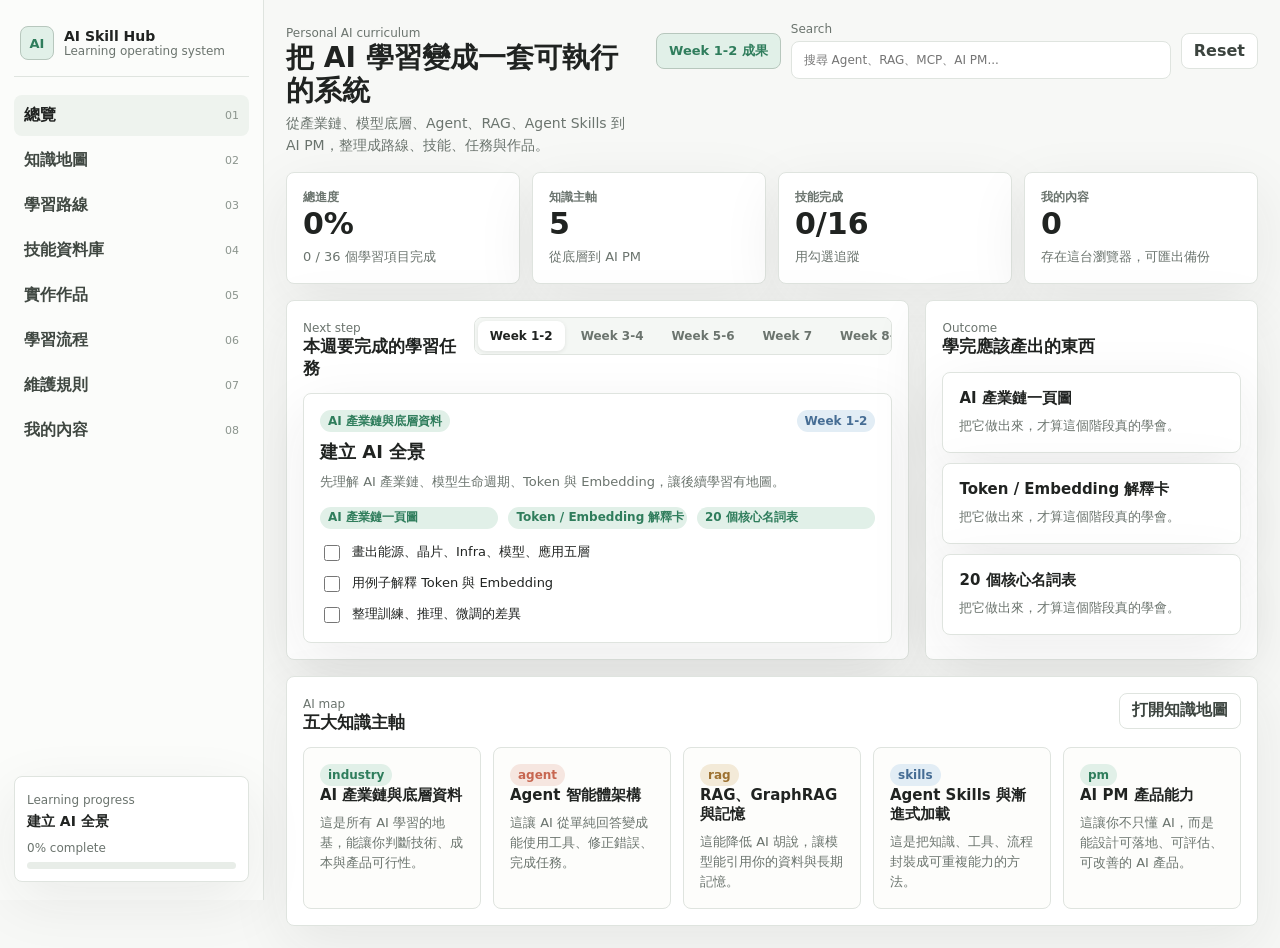
<file: index.html>
<!doctype html>
<html lang="zh-Hant">
  <head>
    <meta charset="utf-8" />
    <meta name="viewport" content="width=device-width, initial-scale=1" />
    <title>AI Skill Learning Hub</title>
    <meta name="description" content="一個用來系統化學習 AI 產業鏈、Agent、RAG、Agent Skills 與 AI PM 的互動知識網站。" />
    <meta name="theme-color" content="#f7f8f6" />
    <meta property="og:title" content="AI Skill Learning Hub" />
    <meta property="og:description" content="AI 學習路線、知識地圖、技能資料庫、實作任務與進度追蹤。" />
    <meta property="og:type" content="website" />
    <link rel="stylesheet" href="./styles.css" />
  </head>
  <body>
    <div class="app-shell">
      <aside class="sidebar">
        <div class="workspace-mark">
          <div class="logo">AI</div>
          <div>
            <strong>AI Skill Hub</strong>
            <span>Learning operating system</span>
          </div>
        </div>
        <nav class="nav-list" id="navList"></nav>
        <div class="sidebar-panel">
          <span>Learning progress</span>
          <strong id="sidebarFocus">先建立 AI 全景</strong>
          <div class="mini-progress">
            <span id="progressText">0%</span>
            <div><i id="progressBar"></i></div>
          </div>
        </div>
      </aside>

      <main class="main">
        <header class="topbar">
          <div>
            <span class="eyebrow">Personal AI curriculum</span>
            <h1>把 AI 學習變成一套可執行的系統</h1>
            <p class="subtitle">從產業鏈、模型底層、Agent、RAG、Agent Skills 到 AI PM，整理成路線、技能、任務與作品。</p>
          </div>
          <div class="command-strip">
            <a class="artifact-link" href="./artifacts/week-1-2-ai-overview.html">Week 1-2 成果</a>
            <label class="search">
              <span>Search</span>
              <input id="searchInput" type="search" placeholder="搜尋 Agent、RAG、MCP、AI PM..." />
            </label>
            <button id="resetProgress" type="button">Reset</button>
          </div>
        </header>

        <section class="view active" data-view="overview">
          <div class="metrics-grid" id="metricsGrid"></div>
          <div class="content-grid">
            <section class="panel wide">
              <div class="panel-heading">
                <div>
                  <span class="section-kicker">Next step</span>
                  <h2>本週要完成的學習任務</h2>
                </div>
                <div class="segmented" id="phaseSwitch"></div>
              </div>
              <div id="activePhase"></div>
            </section>
            <section class="panel">
              <div class="panel-heading">
                <div>
                  <span class="section-kicker">Outcome</span>
                  <h2>學完應該產出的東西</h2>
                </div>
              </div>
              <div class="stack" id="outcomeList"></div>
            </section>
          </div>
          <section class="panel">
            <div class="panel-heading">
              <div>
                <span class="section-kicker">AI map</span>
                <h2>五大知識主軸</h2>
              </div>
              <button class="text-button" type="button" data-view-target="map">打開知識地圖</button>
            </div>
            <div class="module-strip" id="moduleStrip"></div>
          </section>
        </section>

        <section class="view" data-view="map">
          <section class="panel">
            <div class="panel-heading">
              <div>
                <span class="section-kicker">Knowledge map</span>
                <h2>AI 知識地圖</h2>
              </div>
            </div>
            <div class="module-grid" id="moduleGrid"></div>
          </section>
        </section>

        <section class="view" data-view="roadmap">
          <section class="panel">
            <div class="panel-heading">
              <div>
                <span class="section-kicker">10-week roadmap</span>
                <h2>十週學習路線</h2>
              </div>
            </div>
            <div class="roadmap-board" id="roadmapBoard"></div>
          </section>
        </section>

        <section class="view" data-view="skills">
          <section class="panel">
            <div class="panel-heading stacked">
              <div>
                <span class="section-kicker">Skill database</span>
                <h2>技能資料庫</h2>
              </div>
              <div class="filters">
                <select id="moduleFilter" aria-label="主軸篩選"></select>
                <select id="levelFilter" aria-label="難度篩選"></select>
                <select id="statusFilter" aria-label="狀態篩選">
                  <option value="all">全部狀態</option>
                  <option value="todo">未開始</option>
                  <option value="doing">進行中</option>
                  <option value="done">已完成</option>
                </select>
              </div>
            </div>
            <div class="skill-database" id="skillDatabase"></div>
          </section>
        </section>

        <section class="view" data-view="projects">
          <div class="content-grid">
            <section class="panel wide">
              <div class="panel-heading">
                <div>
                  <span class="section-kicker">Portfolio</span>
                  <h2>用作品確認你真的學會</h2>
                </div>
              </div>
              <div class="project-list" id="projectList"></div>
            </section>
            <section class="panel">
              <div class="panel-heading">
                <div>
                  <span class="section-kicker">Definition of learned</span>
                  <h2>學會的標準</h2>
                </div>
              </div>
              <div class="stack" id="doneList"></div>
            </section>
          </div>
        </section>

        <section class="view" data-view="workflow">
          <div class="content-grid">
            <section class="panel wide">
              <div class="panel-heading">
                <div>
                  <span class="section-kicker">Study loop</span>
                  <h2>每學一個 AI 主題，都照這個流程</h2>
                </div>
              </div>
              <div class="workflow-list" id="workflowList"></div>
            </section>
            <section class="panel">
              <div class="panel-heading">
                <div>
                  <span class="section-kicker">Inbox</span>
                  <h2>待整理素材</h2>
                </div>
              </div>
              <div class="stack" id="inboxList"></div>
            </section>
          </div>
        </section>

        <section class="view" data-view="maintain">
          <section class="panel">
            <div class="panel-heading">
              <div>
                <span class="section-kicker">Maintain</span>
                <h2>讓這個 AI 學習網站長期不變亂</h2>
              </div>
            </div>
            <div class="maintenance-grid" id="maintenanceGrid"></div>
          </section>
        </section>

        <section class="view" data-view="editor">
          <div class="content-grid">
            <section class="panel wide">
              <div class="panel-heading">
                <div>
                  <span class="section-kicker">Personal content</span>
                  <h2>自己新增 AI 筆記、技能、資源與作品</h2>
                </div>
              </div>
              <form class="editor-form" id="contentForm">
                <div class="form-row">
                  <label>
                    <span>類型</span>
                    <select id="contentType">
                      <option value="note">筆記</option>
                      <option value="skill">技能</option>
                      <option value="resource">資源</option>
                      <option value="project">作品</option>
                    </select>
                  </label>
                  <label>
                    <span>主軸</span>
                    <select id="contentModule">
                      <option value="industry">AI 產業鏈</option>
                      <option value="agent">Agent</option>
                      <option value="rag">RAG / 記憶</option>
                      <option value="skills">Agent Skills</option>
                      <option value="pm">AI PM</option>
                    </select>
                  </label>
                </div>
                <label>
                  <span>標題</span>
                  <input id="contentTitle" type="text" placeholder="例如：CUDA 生態是什麼" required />
                </label>
                <label>
                  <span>內容</span>
                  <textarea id="contentBody" rows="6" placeholder="寫下你的理解、例子、來源、下一步要做什麼..." required></textarea>
                </label>
                <button class="primary-button" type="submit">儲存到我的網站</button>
              </form>
              <div class="custom-list" id="customContentList"></div>
            </section>
            <section class="panel">
              <div class="panel-heading">
                <div>
                  <span class="section-kicker">Backup</span>
                  <h2>備份與匯入</h2>
                </div>
              </div>
              <div class="backup-tools">
                <p>現在的新增內容會存在這台電腦的瀏覽器裡。要換電腦或正式更新網站時，先匯出 JSON 備份。</p>
                <button class="text-button" id="exportContent" type="button">產生備份 JSON</button>
                <textarea id="exportBox" rows="7" readonly placeholder="按上方按鈕後，這裡會出現備份資料。"></textarea>
                <textarea id="importBox" rows="7" placeholder="把之前匯出的 JSON 貼到這裡，再按匯入。"></textarea>
                <button class="text-button" id="importContent" type="button">匯入備份</button>
              </div>
            </section>
          </div>
        </section>
      </main>
    </div>
    <script src="./data.js"></script>
    <script src="./app.js"></script>
  </body>
</html>
</file>
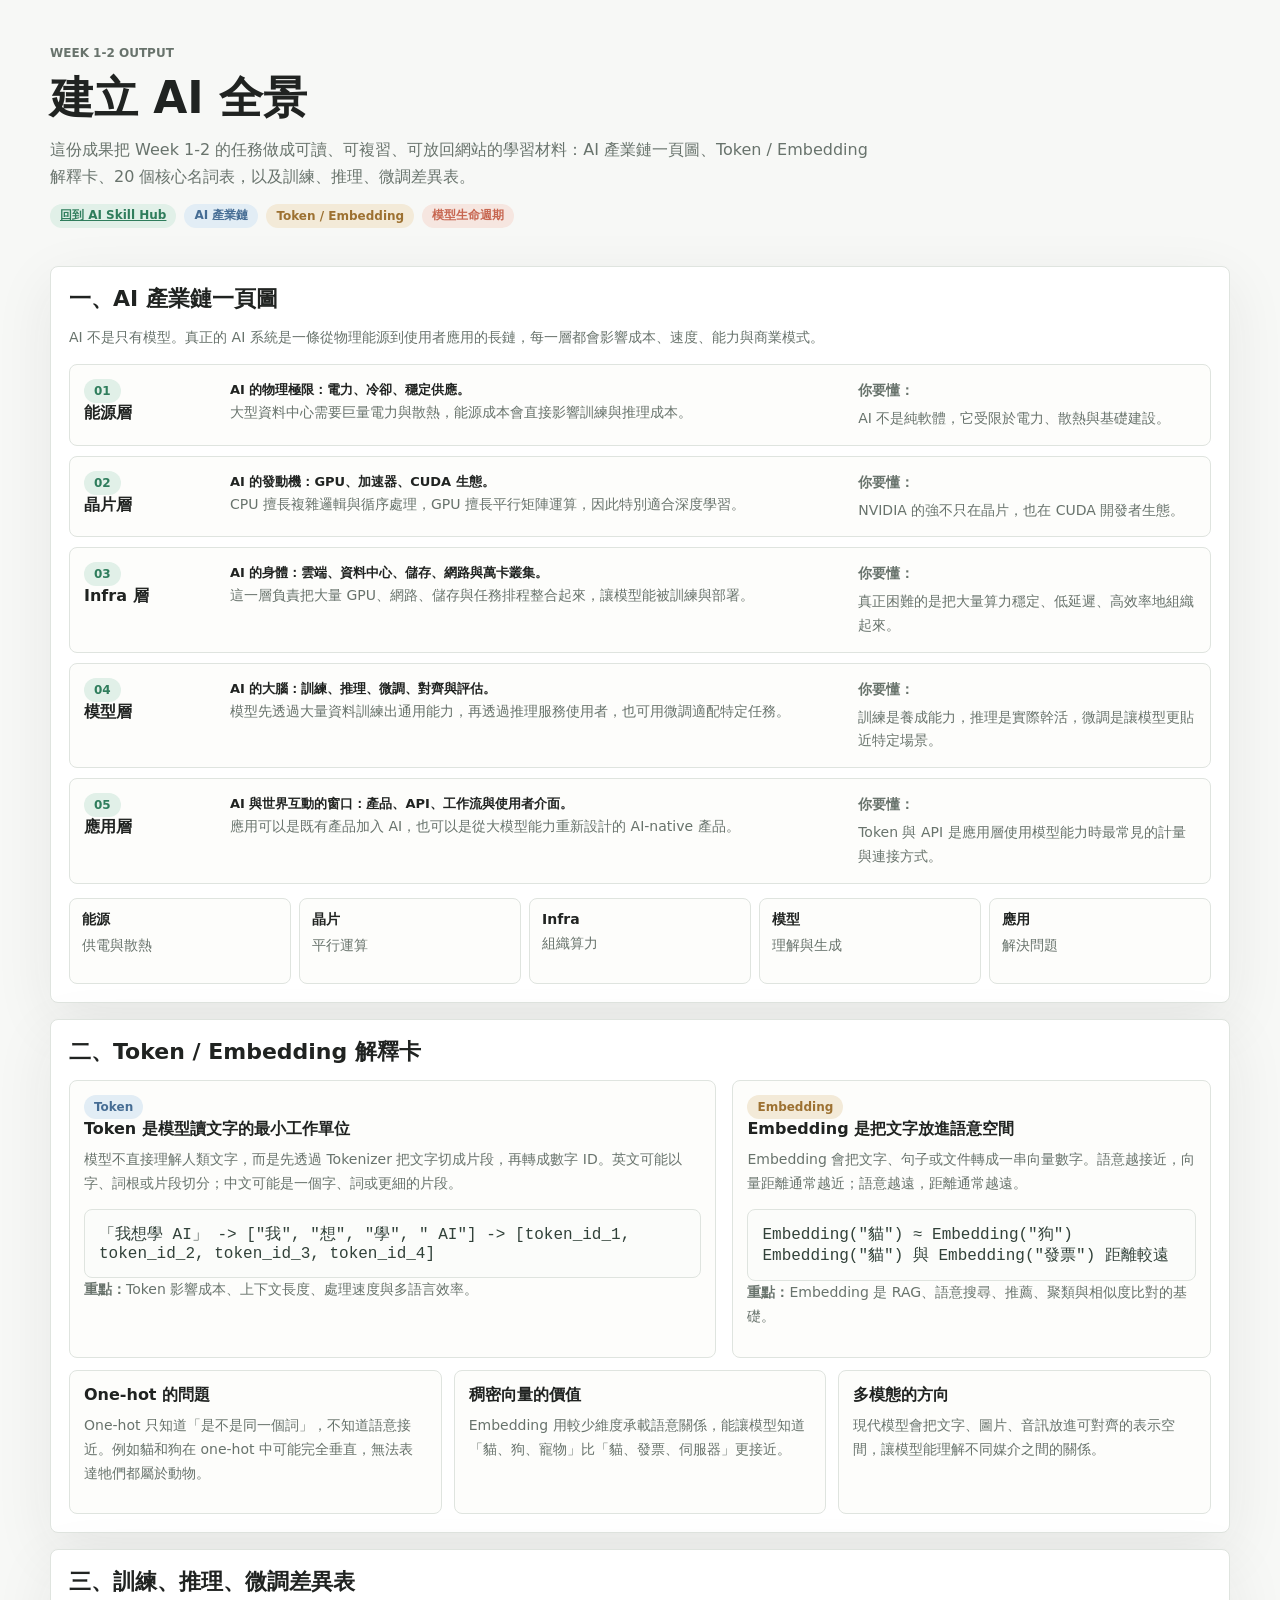
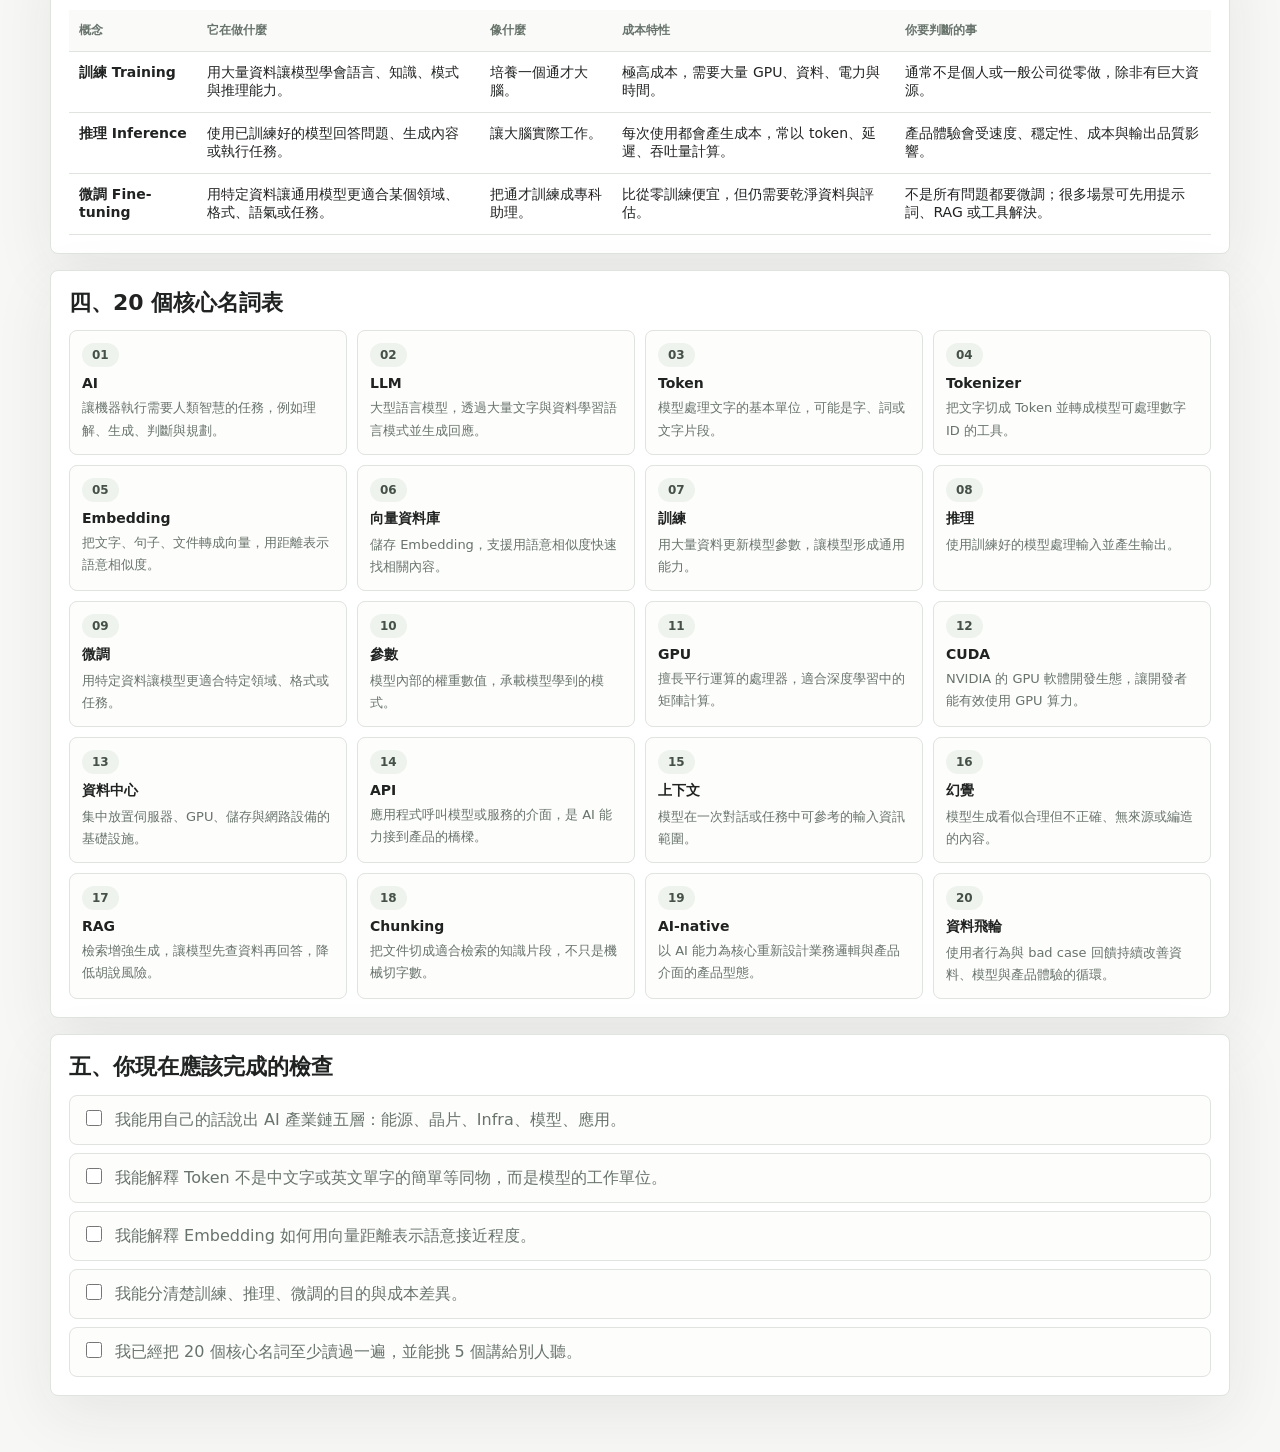
<file: artifacts/week-1-2-ai-overview.html>
<!doctype html>
<html lang="zh-Hant">
  <head>
    <meta charset="utf-8" />
    <meta name="viewport" content="width=device-width, initial-scale=1" />
    <title>Week 1-2 - AI 全景學習成果</title>
    <style>
      :root {
        --bg: #f7f8f6;
        --panel: #ffffff;
        --soft: #eef3ee;
        --line: #dfe4df;
        --text: #202321;
        --muted: #68736c;
        --green: #2f7d5c;
        --green-soft: #e1f0e8;
        --blue: #466d94;
        --blue-soft: #e2edf5;
        --amber: #9d7131;
        --amber-soft: #f3ead8;
        --coral: #c76650;
        --coral-soft: #f6e6e0;
      }
      * { box-sizing: border-box; }
      body {
        margin: 0;
        background: var(--bg);
        color: var(--text);
        font-family: Inter, ui-sans-serif, system-ui, -apple-system, BlinkMacSystemFont, "Segoe UI", "Noto Sans TC", sans-serif;
        letter-spacing: 0;
      }
      main {
        width: min(1180px, calc(100% - 32px));
        margin: 0 auto;
        padding: 28px 0 56px;
      }
      header {
        display: grid;
        gap: 14px;
        padding: 18px 0 22px;
      }
      .eyebrow {
        color: var(--muted);
        font-size: 12px;
        font-weight: 700;
        text-transform: uppercase;
      }
      h1, h2, h3, p { margin-top: 0; }
      h1 {
        margin-bottom: 0;
        font-size: clamp(28px, 4vw, 44px);
        line-height: 1.08;
        letter-spacing: 0;
      }
      h2 {
        margin-bottom: 14px;
        font-size: 22px;
        line-height: 1.25;
      }
      h3 {
        margin-bottom: 8px;
        font-size: 16px;
      }
      p, li {
        color: var(--muted);
        line-height: 1.7;
        font-size: 14px;
      }
      a { color: var(--green); font-weight: 700; }
      .subtitle {
        max-width: 820px;
        margin: 0;
        font-size: 16px;
      }
      .toolbar {
        display: flex;
        flex-wrap: wrap;
        gap: 8px;
      }
      .chip {
        display: inline-flex;
        align-items: center;
        min-height: 24px;
        padding: 0 10px;
        border-radius: 999px;
        background: var(--soft);
        color: #455049;
        font-size: 12px;
        font-weight: 750;
      }
      .chip.green { background: var(--green-soft); color: var(--green); }
      .chip.blue { background: var(--blue-soft); color: var(--blue); }
      .chip.amber { background: var(--amber-soft); color: var(--amber); }
      .chip.coral { background: var(--coral-soft); color: var(--coral); }
      .panel, .card, .layer, .term-card {
        border: 1px solid var(--line);
        border-radius: 8px;
        background: var(--panel);
        box-shadow: 0 18px 60px rgba(33, 38, 34, 0.08);
      }
      .panel {
        padding: 18px;
        margin-top: 16px;
      }
      .grid-2 {
        display: grid;
        grid-template-columns: minmax(0, 1.15fr) minmax(320px, .85fr);
        gap: 16px;
      }
      .grid-3 {
        display: grid;
        grid-template-columns: repeat(3, minmax(0, 1fr));
        gap: 12px;
      }
      .industry-map {
        display: grid;
        gap: 10px;
      }
      .layer {
        display: grid;
        grid-template-columns: 132px minmax(0, 1fr) minmax(180px, .55fr);
        gap: 14px;
        padding: 14px;
        box-shadow: none;
        background: #fdfdfb;
      }
      .layer strong {
        display: block;
        margin-bottom: 4px;
      }
      .layer p {
        margin-bottom: 0;
      }
      .layer .role {
        font-size: 13px;
        color: var(--text);
        font-weight: 650;
      }
      .flow {
        display: grid;
        grid-template-columns: repeat(5, minmax(0, 1fr));
        gap: 8px;
        margin-top: 14px;
      }
      .flow div {
        min-height: 74px;
        border: 1px solid var(--line);
        border-radius: 8px;
        background: #fdfdfb;
        padding: 12px;
      }
      .flow strong {
        display: block;
        margin-bottom: 5px;
        font-size: 14px;
      }
      .card {
        padding: 14px;
        box-shadow: none;
        background: #fdfdfb;
      }
      .formula {
        border: 1px solid var(--line);
        border-radius: 8px;
        background: #fbfcfa;
        padding: 14px;
        font-family: ui-monospace, SFMono-Regular, Consolas, "Liberation Mono", monospace;
        color: #314139;
        overflow-x: auto;
      }
      table {
        width: 100%;
        border-collapse: collapse;
        font-size: 14px;
      }
      th, td {
        border-bottom: 1px solid var(--line);
        padding: 12px 10px;
        text-align: left;
        vertical-align: top;
      }
      th {
        color: var(--muted);
        font-size: 12px;
        background: #fafbf9;
      }
      .term-grid {
        display: grid;
        grid-template-columns: repeat(4, minmax(0, 1fr));
        gap: 10px;
      }
      .term-card {
        padding: 12px;
        box-shadow: none;
        background: #fdfdfb;
      }
      .term-card strong {
        display: block;
        margin: 8px 0 6px;
        font-size: 14px;
      }
      .term-card p {
        margin-bottom: 0;
        font-size: 13px;
      }
      .checklist {
        display: grid;
        gap: 8px;
      }
      .checklist label {
        display: flex;
        gap: 10px;
        align-items: flex-start;
        padding: 12px;
        border: 1px solid var(--line);
        border-radius: 8px;
        background: #fdfdfb;
        color: var(--muted);
        line-height: 1.5;
      }
      input[type="checkbox"] {
        width: 16px;
        height: 16px;
        margin-top: 2px;
        accent-color: var(--green);
      }
      @media (max-width: 980px) {
        .grid-2, .grid-3, .flow, .term-grid, .layer {
          grid-template-columns: 1fr;
        }
      }
    </style>
  </head>
  <body>
    <main>
      <header>
        <span class="eyebrow">Week 1-2 output</span>
        <h1>建立 AI 全景</h1>
        <p class="subtitle">這份成果把 Week 1-2 的任務做成可讀、可複習、可放回網站的學習材料：AI 產業鏈一頁圖、Token / Embedding 解釋卡、20 個核心名詞表，以及訓練、推理、微調差異表。</p>
        <div class="toolbar">
          <a class="chip green" href="../index.html">回到 AI Skill Hub</a>
          <span class="chip blue">AI 產業鏈</span>
          <span class="chip amber">Token / Embedding</span>
          <span class="chip coral">模型生命週期</span>
        </div>
      </header>

      <section class="panel">
        <h2>一、AI 產業鏈一頁圖</h2>
        <p>AI 不是只有模型。真正的 AI 系統是一條從物理能源到使用者應用的長鏈，每一層都會影響成本、速度、能力與商業模式。</p>
        <div class="industry-map">
          <article class="layer">
            <div><span class="chip green">01</span><strong>能源層</strong></div>
            <div>
              <p class="role">AI 的物理極限：電力、冷卻、穩定供應。</p>
              <p>大型資料中心需要巨量電力與散熱，能源成本會直接影響訓練與推理成本。</p>
            </div>
            <p><strong>你要懂：</strong>AI 不是純軟體，它受限於電力、散熱與基礎建設。</p>
          </article>
          <article class="layer">
            <div><span class="chip green">02</span><strong>晶片層</strong></div>
            <div>
              <p class="role">AI 的發動機：GPU、加速器、CUDA 生態。</p>
              <p>CPU 擅長複雜邏輯與循序處理，GPU 擅長平行矩陣運算，因此特別適合深度學習。</p>
            </div>
            <p><strong>你要懂：</strong>NVIDIA 的強不只在晶片，也在 CUDA 開發者生態。</p>
          </article>
          <article class="layer">
            <div><span class="chip green">03</span><strong>Infra 層</strong></div>
            <div>
              <p class="role">AI 的身體：雲端、資料中心、儲存、網路與萬卡叢集。</p>
              <p>這一層負責把大量 GPU、網路、儲存與任務排程整合起來，讓模型能被訓練與部署。</p>
            </div>
            <p><strong>你要懂：</strong>真正困難的是把大量算力穩定、低延遲、高效率地組織起來。</p>
          </article>
          <article class="layer">
            <div><span class="chip green">04</span><strong>模型層</strong></div>
            <div>
              <p class="role">AI 的大腦：訓練、推理、微調、對齊與評估。</p>
              <p>模型先透過大量資料訓練出通用能力，再透過推理服務使用者，也可用微調適配特定任務。</p>
            </div>
            <p><strong>你要懂：</strong>訓練是養成能力，推理是實際幹活，微調是讓模型更貼近特定場景。</p>
          </article>
          <article class="layer">
            <div><span class="chip green">05</span><strong>應用層</strong></div>
            <div>
              <p class="role">AI 與世界互動的窗口：產品、API、工作流與使用者介面。</p>
              <p>應用可以是既有產品加入 AI，也可以是從大模型能力重新設計的 AI-native 產品。</p>
            </div>
            <p><strong>你要懂：</strong>Token 與 API 是應用層使用模型能力時最常見的計量與連接方式。</p>
          </article>
        </div>

        <div class="flow">
          <div><strong>能源</strong><p>供電與散熱</p></div>
          <div><strong>晶片</strong><p>平行運算</p></div>
          <div><strong>Infra</strong><p>組織算力</p></div>
          <div><strong>模型</strong><p>理解與生成</p></div>
          <div><strong>應用</strong><p>解決問題</p></div>
        </div>
      </section>

      <section class="panel">
        <h2>二、Token / Embedding 解釋卡</h2>
        <div class="grid-2">
          <article class="card">
            <span class="chip blue">Token</span>
            <h3>Token 是模型讀文字的最小工作單位</h3>
            <p>模型不直接理解人類文字，而是先透過 Tokenizer 把文字切成片段，再轉成數字 ID。英文可能以字、詞根或片段切分；中文可能是一個字、詞或更細的片段。</p>
            <div class="formula">「我想學 AI」 -> ["我", "想", "學", " AI"] -> [token_id_1, token_id_2, token_id_3, token_id_4]</div>
            <p><strong>重點：</strong>Token 影響成本、上下文長度、處理速度與多語言效率。</p>
          </article>
          <article class="card">
            <span class="chip amber">Embedding</span>
            <h3>Embedding 是把文字放進語意空間</h3>
            <p>Embedding 會把文字、句子或文件轉成一串向量數字。語意越接近，向量距離通常越近；語意越遠，距離通常越遠。</p>
            <div class="formula">Embedding("貓") ≈ Embedding("狗")<br />Embedding("貓") 與 Embedding("發票") 距離較遠</div>
            <p><strong>重點：</strong>Embedding 是 RAG、語意搜尋、推薦、聚類與相似度比對的基礎。</p>
          </article>
        </div>

        <div class="grid-3" style="margin-top: 12px;">
          <article class="card">
            <h3>One-hot 的問題</h3>
            <p>One-hot 只知道「是不是同一個詞」，不知道語意接近。例如貓和狗在 one-hot 中可能完全垂直，無法表達牠們都屬於動物。</p>
          </article>
          <article class="card">
            <h3>稠密向量的價值</h3>
            <p>Embedding 用較少維度承載語意關係，能讓模型知道「貓、狗、寵物」比「貓、發票、伺服器」更接近。</p>
          </article>
          <article class="card">
            <h3>多模態的方向</h3>
            <p>現代模型會把文字、圖片、音訊放進可對齊的表示空間，讓模型能理解不同媒介之間的關係。</p>
          </article>
        </div>
      </section>

      <section class="panel">
        <h2>三、訓練、推理、微調差異表</h2>
        <table>
          <thead>
            <tr>
              <th>概念</th>
              <th>它在做什麼</th>
              <th>像什麼</th>
              <th>成本特性</th>
              <th>你要判斷的事</th>
            </tr>
          </thead>
          <tbody>
            <tr>
              <td><strong>訓練 Training</strong></td>
              <td>用大量資料讓模型學會語言、知識、模式與推理能力。</td>
              <td>培養一個通才大腦。</td>
              <td>極高成本，需要大量 GPU、資料、電力與時間。</td>
              <td>通常不是個人或一般公司從零做，除非有巨大資源。</td>
            </tr>
            <tr>
              <td><strong>推理 Inference</strong></td>
              <td>使用已訓練好的模型回答問題、生成內容或執行任務。</td>
              <td>讓大腦實際工作。</td>
              <td>每次使用都會產生成本，常以 token、延遲、吞吐量計算。</td>
              <td>產品體驗會受速度、穩定性、成本與輸出品質影響。</td>
            </tr>
            <tr>
              <td><strong>微調 Fine-tuning</strong></td>
              <td>用特定資料讓通用模型更適合某個領域、格式、語氣或任務。</td>
              <td>把通才訓練成專科助理。</td>
              <td>比從零訓練便宜，但仍需要乾淨資料與評估。</td>
              <td>不是所有問題都要微調；很多場景可先用提示詞、RAG 或工具解決。</td>
            </tr>
          </tbody>
        </table>
      </section>

      <section class="panel">
        <h2>四、20 個核心名詞表</h2>
        <div class="term-grid">
          <article class="term-card"><span class="chip">01</span><strong>AI</strong><p>讓機器執行需要人類智慧的任務，例如理解、生成、判斷與規劃。</p></article>
          <article class="term-card"><span class="chip">02</span><strong>LLM</strong><p>大型語言模型，透過大量文字與資料學習語言模式並生成回應。</p></article>
          <article class="term-card"><span class="chip">03</span><strong>Token</strong><p>模型處理文字的基本單位，可能是字、詞或文字片段。</p></article>
          <article class="term-card"><span class="chip">04</span><strong>Tokenizer</strong><p>把文字切成 Token 並轉成模型可處理數字 ID 的工具。</p></article>
          <article class="term-card"><span class="chip">05</span><strong>Embedding</strong><p>把文字、句子、文件轉成向量，用距離表示語意相似度。</p></article>
          <article class="term-card"><span class="chip">06</span><strong>向量資料庫</strong><p>儲存 Embedding，支援用語意相似度快速找相關內容。</p></article>
          <article class="term-card"><span class="chip">07</span><strong>訓練</strong><p>用大量資料更新模型參數，讓模型形成通用能力。</p></article>
          <article class="term-card"><span class="chip">08</span><strong>推理</strong><p>使用訓練好的模型處理輸入並產生輸出。</p></article>
          <article class="term-card"><span class="chip">09</span><strong>微調</strong><p>用特定資料讓模型更適合特定領域、格式或任務。</p></article>
          <article class="term-card"><span class="chip">10</span><strong>參數</strong><p>模型內部的權重數值，承載模型學到的模式。</p></article>
          <article class="term-card"><span class="chip">11</span><strong>GPU</strong><p>擅長平行運算的處理器，適合深度學習中的矩陣計算。</p></article>
          <article class="term-card"><span class="chip">12</span><strong>CUDA</strong><p>NVIDIA 的 GPU 軟體開發生態，讓開發者能有效使用 GPU 算力。</p></article>
          <article class="term-card"><span class="chip">13</span><strong>資料中心</strong><p>集中放置伺服器、GPU、儲存與網路設備的基礎設施。</p></article>
          <article class="term-card"><span class="chip">14</span><strong>API</strong><p>應用程式呼叫模型或服務的介面，是 AI 能力接到產品的橋樑。</p></article>
          <article class="term-card"><span class="chip">15</span><strong>上下文</strong><p>模型在一次對話或任務中可參考的輸入資訊範圍。</p></article>
          <article class="term-card"><span class="chip">16</span><strong>幻覺</strong><p>模型生成看似合理但不正確、無來源或編造的內容。</p></article>
          <article class="term-card"><span class="chip">17</span><strong>RAG</strong><p>檢索增強生成，讓模型先查資料再回答，降低胡說風險。</p></article>
          <article class="term-card"><span class="chip">18</span><strong>Chunking</strong><p>把文件切成適合檢索的知識片段，不只是機械切字數。</p></article>
          <article class="term-card"><span class="chip">19</span><strong>AI-native</strong><p>以 AI 能力為核心重新設計業務邏輯與產品介面的產品型態。</p></article>
          <article class="term-card"><span class="chip">20</span><strong>資料飛輪</strong><p>使用者行為與 bad case 回饋持續改善資料、模型與產品體驗的循環。</p></article>
        </div>
      </section>

      <section class="panel">
        <h2>五、你現在應該完成的檢查</h2>
        <div class="checklist">
          <label><input type="checkbox" />我能用自己的話說出 AI 產業鏈五層：能源、晶片、Infra、模型、應用。</label>
          <label><input type="checkbox" />我能解釋 Token 不是中文字或英文單字的簡單等同物，而是模型的工作單位。</label>
          <label><input type="checkbox" />我能解釋 Embedding 如何用向量距離表示語意接近程度。</label>
          <label><input type="checkbox" />我能分清楚訓練、推理、微調的目的與成本差異。</label>
          <label><input type="checkbox" />我已經把 20 個核心名詞至少讀過一遍，並能挑 5 個講給別人聽。</label>
        </div>
      </section>
    </main>
  </body>
</html>
</file>
<file: styles.css>
:root {
  --bg: #f7f8f6;
  --panel: #ffffff;
  --soft: #eef3ee;
  --line: #dfe4df;
  --text: #202321;
  --muted: #6b746e;
  --green: #2f7d5c;
  --green-soft: #e1f0e8;
  --coral: #c76650;
  --coral-soft: #f6e6e0;
  --blue: #466d94;
  --blue-soft: #e2edf5;
  --amber: #9d7131;
  --amber-soft: #f3ead8;
  --shadow: 0 18px 60px rgba(33, 38, 34, 0.08);
}

* { box-sizing: border-box; }
body {
  margin: 0;
  min-width: 320px;
  min-height: 100vh;
  background: var(--bg);
  color: var(--text);
  font-family: Inter, ui-sans-serif, system-ui, -apple-system, BlinkMacSystemFont, "Segoe UI", "Noto Sans TC", sans-serif;
  letter-spacing: 0;
}
button, input, select { font: inherit; }
button { cursor: pointer; }
.app-shell { display: grid; grid-template-columns: 264px minmax(0, 1fr); min-height: 100vh; }
.sidebar {
  position: sticky; top: 0; height: 100vh; padding: 18px 14px;
  border-right: 1px solid var(--line); background: #fbfcfa;
  display: flex; flex-direction: column; gap: 18px;
}
.workspace-mark { display: flex; gap: 10px; align-items: center; padding: 8px 6px 16px; border-bottom: 1px solid var(--line); }
.logo {
  width: 34px; height: 34px; display: grid; place-items: center;
  border: 1px solid #b7c7bd; border-radius: 8px; background: var(--green-soft);
  color: var(--green); font-weight: 800; font-size: 13px;
}
.workspace-mark strong, .workspace-mark span { display: block; }
.workspace-mark strong { font-size: 14px; }
.workspace-mark span, .eyebrow, .section-kicker, .sidebar-panel span { color: var(--muted); font-size: 12px; }
.nav-list { display: grid; gap: 4px; }
.nav-item {
  width: 100%; display: flex; align-items: center; justify-content: space-between;
  border: 0; background: transparent; border-radius: 8px; padding: 10px;
  color: #404842; text-align: left;
}
.nav-item.active, .nav-item:hover { background: var(--soft); color: var(--text); }
.nav-item span:first-child { font-weight: 650; }
.nav-item span:last-child { color: #8b948d; font-size: 11px; }
.sidebar-panel {
  margin-top: auto; border: 1px solid var(--line); border-radius: 8px; padding: 12px;
  background: var(--panel); box-shadow: var(--shadow);
}
.sidebar-panel strong { display: block; margin: 5px 0 10px; font-size: 14px; }
.mini-progress { display: grid; gap: 7px; color: var(--muted); font-size: 12px; }
.mini-progress div { height: 7px; border-radius: 999px; background: #e8ede8; overflow: hidden; }
.mini-progress i { display: block; width: 0%; height: 100%; border-radius: inherit; background: var(--green); }
.main { min-width: 0; padding: 22px; }
.topbar { display: flex; align-items: flex-start; justify-content: space-between; gap: 18px; padding-bottom: 16px; }
h1, h2, h3, p { margin-top: 0; }
h1 { margin-bottom: 6px; font-size: 28px; line-height: 1.18; letter-spacing: 0; }
h2 { margin-bottom: 0; font-size: 17px; line-height: 1.25; letter-spacing: 0; }
h3 { margin-bottom: 8px; font-size: 15px; }
.subtitle { max-width: 760px; margin-bottom: 0; color: var(--muted); line-height: 1.55; font-size: 14px; }
.command-strip { display: flex; align-items: center; gap: 10px; }
.search { width: min(380px, 42vw); display: grid; gap: 5px; color: var(--muted); font-size: 12px; }
.search input, .filters select {
  min-height: 38px; border: 1px solid var(--line); border-radius: 8px;
  background: var(--panel); color: var(--text); padding: 0 12px; outline: 0;
}
.search input:focus, .filters select:focus { border-color: #94b7a6; box-shadow: 0 0 0 3px rgba(47,125,92,.13); }
#resetProgress, .text-button, .segmented button {
  min-height: 36px; border: 1px solid var(--line); border-radius: 8px;
  background: var(--panel); color: #3c443f; padding: 0 12px; font-weight: 650;
}
.primary-button {
  min-height: 40px;
  border: 1px solid #286b4e;
  border-radius: 8px;
  background: var(--green);
  color: #fff;
  padding: 0 14px;
  font-weight: 750;
}
.danger-button {
  color: var(--coral);
}
.artifact-link {
  min-height: 36px;
  display: inline-flex;
  align-items: center;
  border: 1px solid #b7c7bd;
  border-radius: 8px;
  background: var(--green-soft);
  color: var(--green);
  padding: 0 12px;
  font-size: 13px;
  font-weight: 750;
  text-decoration: none;
  white-space: nowrap;
}
.view { display: none; }
.view.active { display: grid; gap: 16px; }
.metrics-grid { display: grid; grid-template-columns: repeat(4, minmax(0, 1fr)); gap: 12px; }
.metric, .panel, .card, .module-mini, .module-card, .phase-card, .project-card {
  border: 1px solid var(--line); border-radius: 8px; background: var(--panel);
  box-shadow: var(--shadow); padding: 16px;
}
.metric { min-height: 112px; display: grid; align-content: space-between; }
.metric span { color: var(--muted); font-size: 12px; font-weight: 650; }
.metric strong { display: block; font-size: 30px; line-height: 1; }
.metric p, .card p, .module-card p, .module-mini p, .phase-card p, .project-card p, .workflow-detail p {
  margin: 8px 0 0; color: var(--muted); font-size: 13px; line-height: 1.55;
}
.content-grid { display: grid; grid-template-columns: minmax(0, 1.5fr) minmax(320px, .8fr); gap: 16px; }
.panel-heading { display: flex; align-items: flex-start; justify-content: space-between; gap: 14px; margin-bottom: 14px; }
.panel-heading.stacked { align-items: stretch; }
.segmented {
  display: flex; gap: 4px; padding: 3px; border: 1px solid var(--line);
  border-radius: 8px; background: #f4f7f4; overflow-x: auto;
}
.segmented button { min-height: 30px; border: 0; background: transparent; font-size: 12px; color: var(--muted); white-space: nowrap; }
.segmented button.active { background: var(--panel); color: var(--text); box-shadow: 0 1px 4px rgba(20,26,22,.09); }
.module-strip { display: grid; grid-template-columns: repeat(5, minmax(0, 1fr)); gap: 12px; }
.module-grid, .maintenance-grid { display: grid; grid-template-columns: repeat(2, minmax(0, 1fr)); gap: 12px; }
.module-mini { box-shadow: none; background: #fdfdfb; cursor: pointer; }
.module-card { box-shadow: none; background: #fdfdfb; }
.module-card ul { margin: 12px 0 0; padding-left: 18px; color: var(--muted); font-size: 13px; line-height: 1.8; }
.phase-top { display: flex; align-items: flex-start; justify-content: space-between; gap: 12px; margin-bottom: 8px; }
.phase-top h3 { margin: 8px 0 0; font-size: 18px; }
.week-pill, .chip {
  display: inline-flex; align-items: center; min-height: 22px; border-radius: 999px;
  padding: 0 8px; font-size: 12px; font-weight: 700; white-space: nowrap;
}
.week-pill { background: var(--blue-soft); color: var(--blue); }
.chip { background: var(--soft); color: #455049; }
.chip.green { background: var(--green-soft); color: var(--green); }
.chip.coral { background: var(--coral-soft); color: var(--coral); }
.chip.amber { background: var(--amber-soft); color: var(--amber); }
.chip.blue { background: var(--blue-soft); color: var(--blue); }
.output-row, .task-list, .stack, .roadmap-board, .workflow-list, .project-list { display: grid; gap: 10px; }
.output-row { grid-template-columns: repeat(3, minmax(0, 1fr)); margin: 14px 0; }
.task-row { display: flex; align-items: flex-start; gap: 9px; font-size: 13px; line-height: 1.45; }
input[type="checkbox"] { width: 16px; height: 16px; margin-top: 2px; accent-color: var(--green); flex: 0 0 auto; }
.filters { display: flex; gap: 8px; flex-wrap: wrap; }
.skill-database { display: grid; border: 1px solid var(--line); border-radius: 8px; overflow: hidden; }
.skill-record {
  display: grid; grid-template-columns: 32px minmax(220px, 1.3fr) minmax(160px, .8fr) 92px minmax(150px, .8fr);
  gap: 12px; align-items: center; padding: 12px; border-bottom: 1px solid var(--line); background: var(--panel);
}
.skill-record:last-child { border-bottom: 0; }
.skill-record strong, .record-output strong { display: block; font-size: 14px; }
.skill-record span, .record-output span { display: block; color: var(--muted); font-size: 12px; line-height: 1.45; }
.project-card { display: grid; grid-template-columns: 28px minmax(0, 1fr) auto; gap: 12px; align-items: flex-start; box-shadow: none; background: #fdfdfb; }
.project-check { display: flex; }
.workflow-item { border: 1px solid var(--line); border-radius: 8px; overflow: hidden; background: #fdfdfb; }
.workflow-button {
  width: 100%; border: 0; background: transparent; display: grid; grid-template-columns: minmax(0,1fr) auto;
  gap: 12px; text-align: left; padding: 13px;
}
.workflow-detail { display: none; border-top: 1px solid var(--line); padding: 12px 14px 14px; }
.workflow-item.open .workflow-detail { display: block; }
.empty { padding: 24px; color: var(--muted); text-align: center; }
.editor-form, .backup-tools {
  display: grid;
  gap: 12px;
}
.form-row {
  display: grid;
  grid-template-columns: repeat(2, minmax(0, 1fr));
  gap: 10px;
}
.editor-form label, .backup-tools label {
  display: grid;
  gap: 6px;
  color: var(--muted);
  font-size: 12px;
  font-weight: 700;
}
.editor-form input, .editor-form select, .editor-form textarea, .backup-tools textarea {
  width: 100%;
  border: 1px solid var(--line);
  border-radius: 8px;
  background: var(--panel);
  color: var(--text);
  padding: 10px 12px;
  outline: 0;
}
.editor-form textarea, .backup-tools textarea {
  resize: vertical;
  line-height: 1.6;
}
.custom-list {
  display: grid;
  gap: 10px;
  margin-top: 16px;
}
.custom-item {
  display: grid;
  grid-template-columns: minmax(0, 1fr) auto;
  gap: 12px;
  border: 1px solid var(--line);
  border-radius: 8px;
  background: #fdfdfb;
  padding: 14px;
}
.custom-item h3 {
  margin: 8px 0 6px;
}
.custom-item small {
  color: var(--muted);
  font-size: 12px;
}
.backup-tools p {
  color: var(--muted);
  line-height: 1.55;
  font-size: 13px;
}
@media (max-width: 1180px) {
  .module-strip { grid-template-columns: repeat(2, minmax(0, 1fr)); }
}
@media (max-width: 1100px) {
  .app-shell, .metrics-grid, .content-grid, .module-grid, .maintenance-grid { grid-template-columns: 1fr; }
  .sidebar { position: relative; height: auto; border-right: 0; border-bottom: 1px solid var(--line); }
  .nav-list { grid-template-columns: repeat(3, minmax(0, 1fr)); }
  .sidebar-panel { display: none; }
}
@media (max-width: 760px) {
  .main { padding: 14px; }
  .topbar, .command-strip, .panel-heading, .skill-record, .project-card, .output-row, .module-strip, .form-row, .custom-item { display: grid; grid-template-columns: 1fr; }
  .search { width: 100%; }
  .nav-list { grid-template-columns: 1fr 1fr; }
  h1 { font-size: 22px; }
  .skill-record > * { min-width: 0; }
}
</file>
